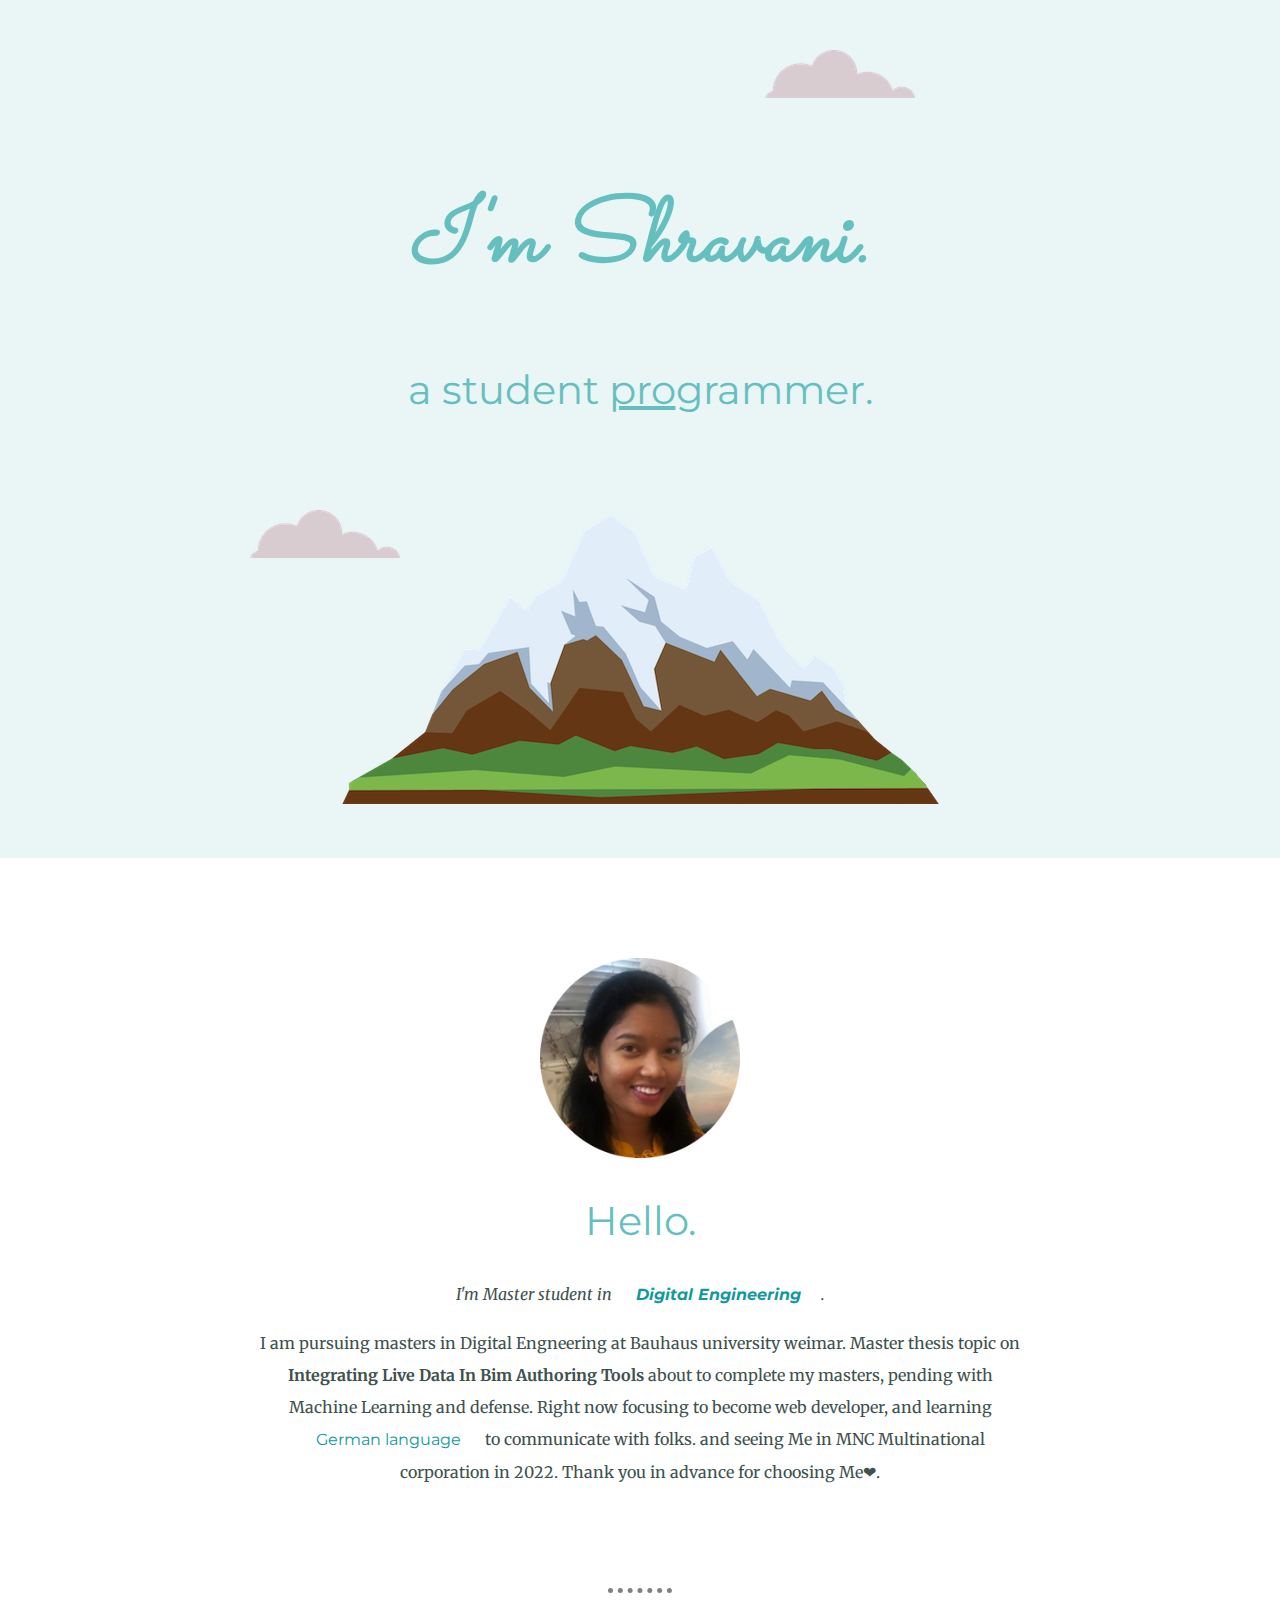
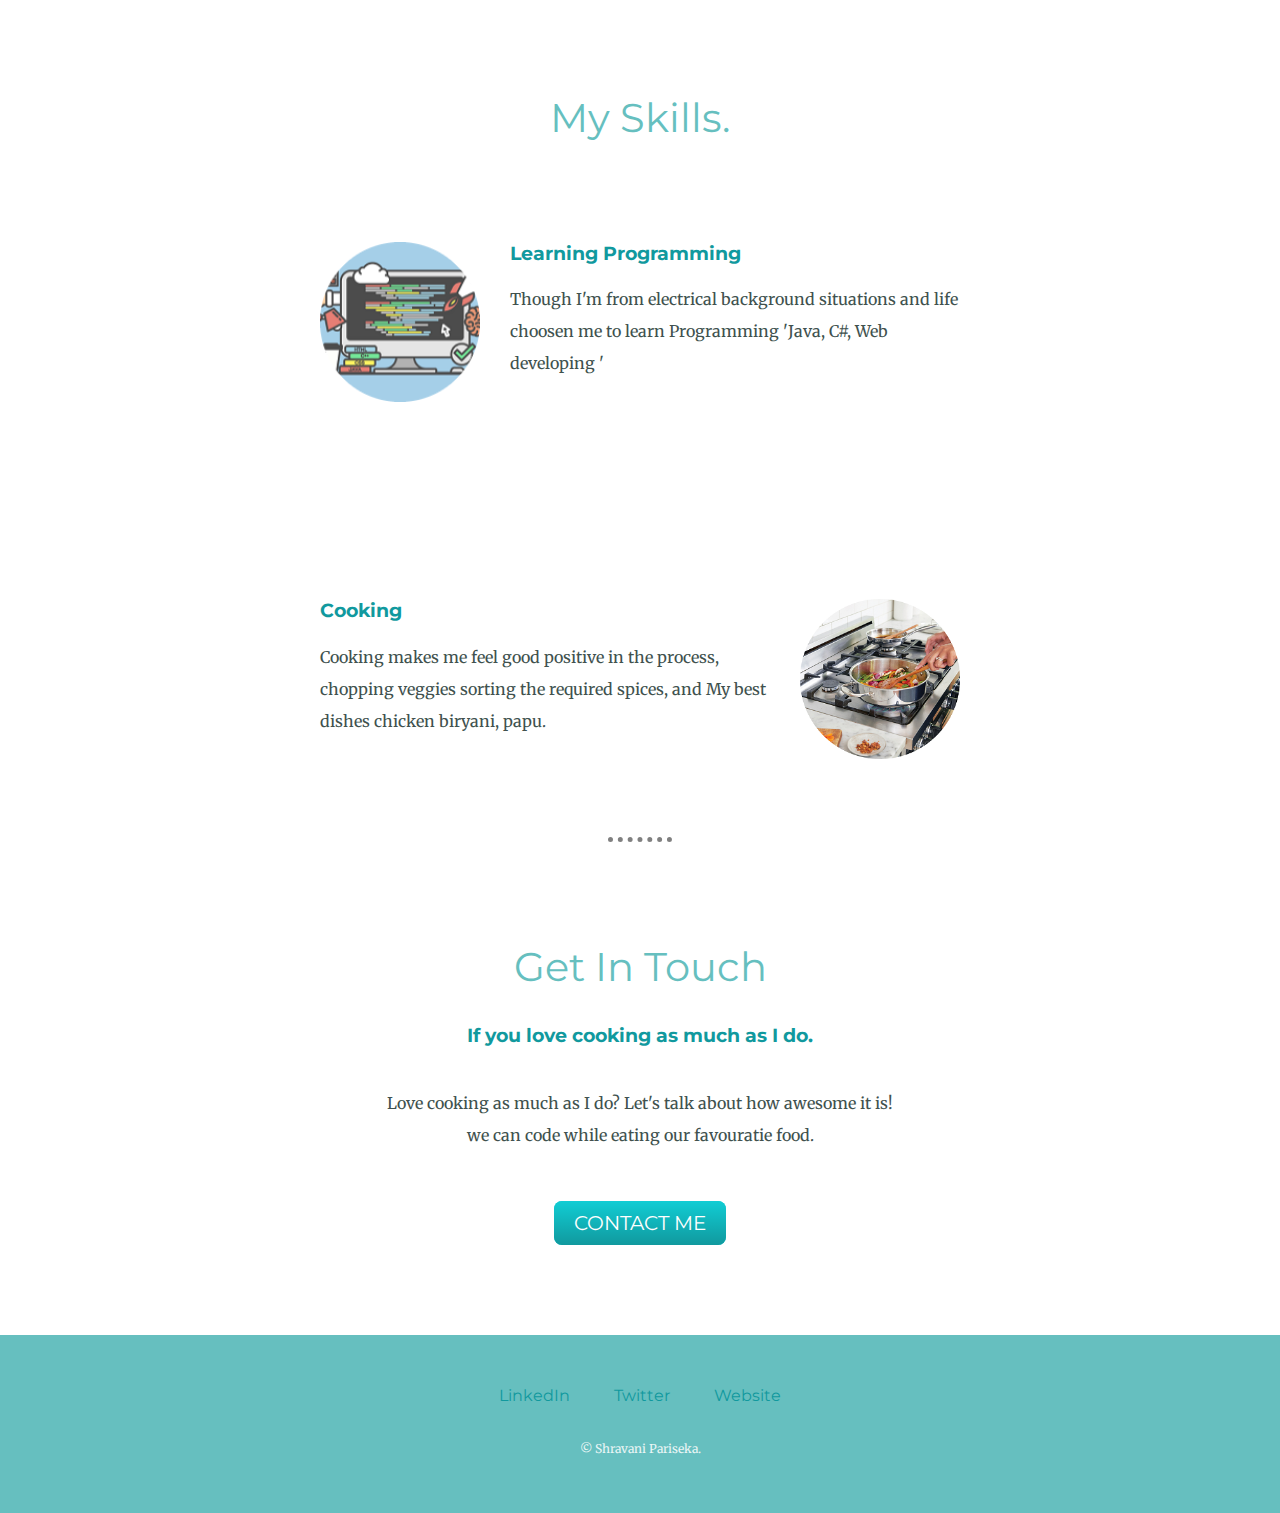
<file: CSS-My Site/index.html>
<!DOCTYPE html>
<html lang="en" dir="ltr">

<head>
  <meta charset="utf-8">
  <title>Shravani Pariseka</title>
  <link rel="stylesheet" href="css/styles.css">
  <link rel="icon" href="favicon.ico">
  <link rel="preconnect" href="https://fonts.googleapis.com">
  <link rel="preconnect" href="https://fonts.gstatic.com" crossorigin>
  <link href="https://fonts.googleapis.com/css2?family=Merriweather&family=Montserrat&family=Sacramento&display=swap" rel="stylesheet">
</head>

<body>
  <div class="top-container">
    <img class="top-cloud" src="images/cloud.png" alt="cloud-img">
    <h1>I'm Shravani.</h1>
    <!--here before for h2 paragraph is used-->
    <h2>a student <span class="pro">pro</span>grammer.</h2>
    <img class="middle-cloud" src="images/cloud.png" alt="cloud-img">
    <img class="mountain" src="images/mountain.png" alt="mountain-img">
  </div>
  <div class="middle-container">
    <div class="profile">
      <img class="img"src="images/shravani.png" alt="shravani-profile-picture">
      <h2>Hello.</h2>
      <p><em>I'm Master student in <strong><a href="https://www.uni-weimar.de/en/civil-engineering/studies/master-degree-programmes/digital-engineering/">Digital Engineering</a></strong>.</em></p>
      <p class="intro"> I am pursuing masters in Digital Engneering at Bauhaus university weimar.
        Master thesis topic on <strong>Integrating Live Data In Bim Authoring Tools</strong>
        about to complete my masters, pending with Machine Learning and defense. Right now focusing to become web developer, and
        learning <a href="https://www.duolingo.com/learn">German language </a> to communicate with folks. and seeing Me in MNC Multinational corporation in 2022. Thank you in advance for choosing Me❤.
      </p>
    </div>
    <hr>
    <div class="skills">
      <h2>My Skills.</h2>
      <div class="skill-row">
        <img class="pro-img" src="images/Programming.png" alt="Programming-picture">
        <h3>Learning Programming</h3>
        <p class="pro-img-description">Though I'm from electrical background situations and life choosen me to learn Programming 'Java, C#, Web developing '</p>
      </div><br>
      <div class="skill-row">
        <img class="cook-img" src="images/Cooking.png" alt="cooking-picture">
        <h3>Cooking</h3>
        <p class ="cook-img-description"> Cooking makes me feel good positive in the process, chopping veggies sorting the required spices, and My best dishes chicken biryani, papu.</p>
      </div>
    </div>
    <hr>
    <div class="contact-me">
      <h2>Get In Touch</h2>
      <h3>If you love cooking as much as I do.</h3>
      <p class="contact-Me">Love cooking as much as I do? Let's talk about how awesome it is! we can code while eating our favouratie food.</p>
      <a class="btn" href="mailto:shravanikumari321@gmail.com">CONTACT ME</a>
    </div>
  </div>
  <div class="bottom-container">
    <a class="footer-link" href="https://www.linkedin.com/">LinkedIn</a>
    <a class="footer-link" href="https://twitter.com/">Twitter</a>
    <a class="footer-link" href="https://www.appbrewery.co/">Website</a><br>
    <p class="copyright">© Shravani Pariseka.</p>
  </div>

  </div>
</body>

</html>
</file>
<file: CSS-My Site/css/styles.css>
body {
  color: #40515E;
  margin: 0px;
  text-align: center;
  font-family: 'Merriweather', serif;

}

h1 {
  color: #66BFBF;
  line-height: 2;
  font-size: 5.625rem;
  font-style:oblique;
  margin: 50px auto 0 auto;
  font-family: 'Sacramento', cursive;
  /*width: 10%;
  margin: 0 auto 0 auto;*/
  }

  h2{
    color: #66BFBF;
    font-family: 'Montserrat', sans-serif;
    font-weight: normal;
    font-size: 2.5rem;
  }
h3{
  color: #11999E;
  font-family: 'Montserrat', sans-serif;
}
a{
  color: #11999E;
  font-family: 'Montserrat', sans-serif;
  margin: 10px 20px;
  text-decoration: none;
}

a:hover{
  color: #EAF6F6;
}
.intro{
  width: 60%;
  margin: auto;
}
.img{
width: 200px;
}

.skill-row{
  width: 50%;
  margin: 100px auto 100px auto;
  text-align: left;
}

.pro-img{
  width: 25%;
  float: left;
  margin-right:  30px;

}
.cook-img{
  width: 25%;
  float: right;
  margin-left:   30px;

}
.contact-Me{
  width: 40%;
  margin: 40px auto 60px;
}
/*
.pro-img-description{
  clear: left;
}
.cook-img-description{
  clear: right;
}*/


.top-container {
  background-color:#EAF6F6;
  position: relative;
  padding: 50px;
  /*
height: 200px;
width: 200px;
border: 10px;
  border-style: solid;
  border-color: black;
  padding: 20px;*/
}
hr{
  border-style: none;
  border-top-style: dotted;
  border-color: grey;
  border-width: 5px;
  width: 5%;
  margin: 100px auto;
}
p{
    line-height: 2;
}

.middle-container {
margin: 100px auto 100px auto;

  color: #40514E;
  /*margin-left: 260px;
  border : 20px;
  border-color: black;
  border-style: solid;
  height: 200px;
  width: 200px;
  background-color: #EC255A;*/
}
.pro{
  text-decoration: underline;
}

.top-cloud{
  position: relative;
  left: 200px;

}
.middle-cloud{
  position: absolute;
  left: 250px;
  bottom: 300px;
}
/*.mountain{
  margin-left: 30%;
}*/

.bottom-container {
  background-color: #66BFBF;
  padding: 50px 0 20px ;

}
.copyright{
  color: #EAF6F6;
  font-size: 0.75rem;
  padding: 20px 0;
}

.btn {
  background: #11cdd4;
  background-image: -webkit-linear-gradient(top, #11cdd4, #11999e);
  background-image: -moz-linear-gradient(top, #11cdd4, #11999e);
  background-image: -ms-linear-gradient(top, #11cdd4, #11999e);
  background-image: -o-linear-gradient(top, #11cdd4, #11999e);
  background-image: linear-gradient(to bottom, #11cdd4, #11999e);
  -webkit-border-radius: 8;
  -moz-border-radius: 8;
  border-radius: 8px;
  font-family: 'Montserrat', sans-serif;
  color: #ffffff;
  font-size: 20px;
  padding: 10px 20px 10px 20px;
  text-decoration: none;
}

.btn:hover {
  background: #30e3cb;
  background-image: -webkit-linear-gradient(top, #30e3cb, #2bc4ad);
  background-image: -moz-linear-gradient(top, #30e3cb, #2bc4ad);
  background-image: -ms-linear-gradient(top, #30e3cb, #2bc4ad);
  background-image: -o-linear-gradient(top, #30e3cb, #2bc4ad);
  background-image: linear-gradient(to bottom, #30e3cb, #2bc4ad);
  text-decoration: none;
}
</file>
